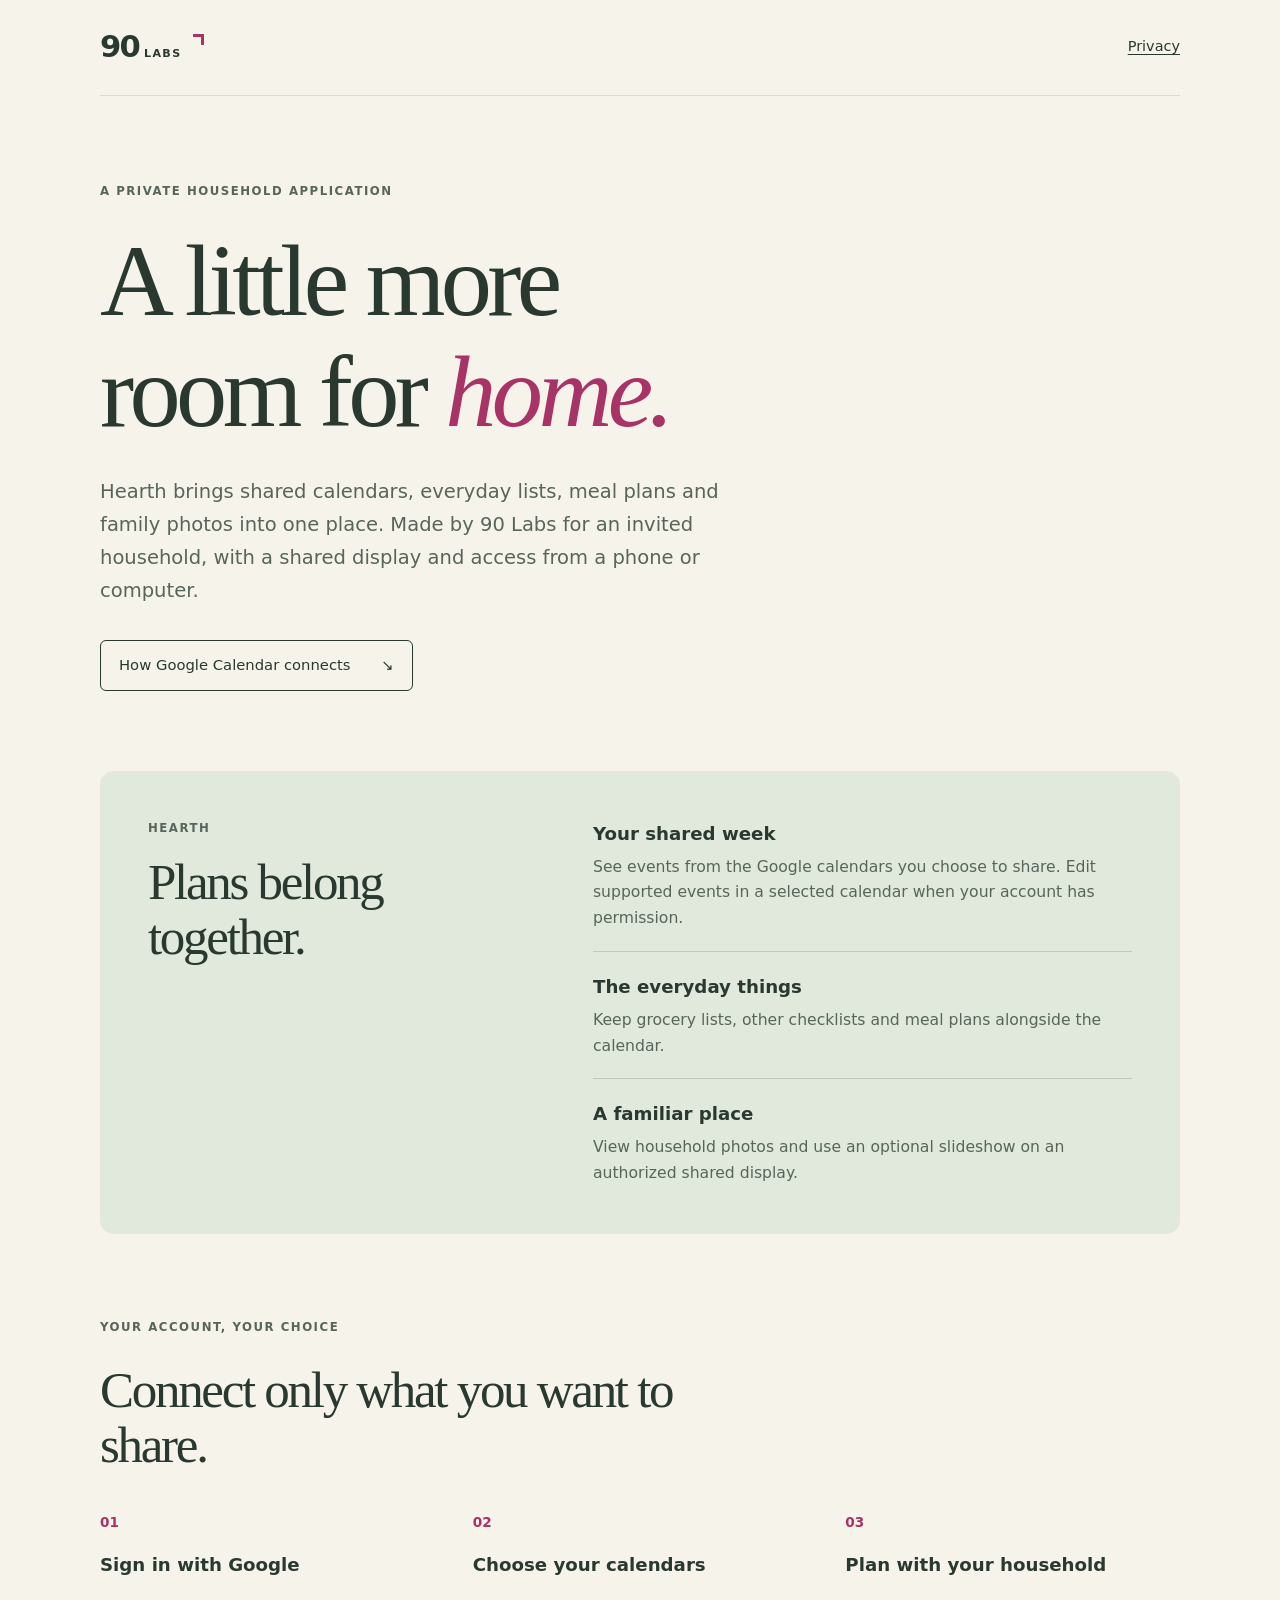
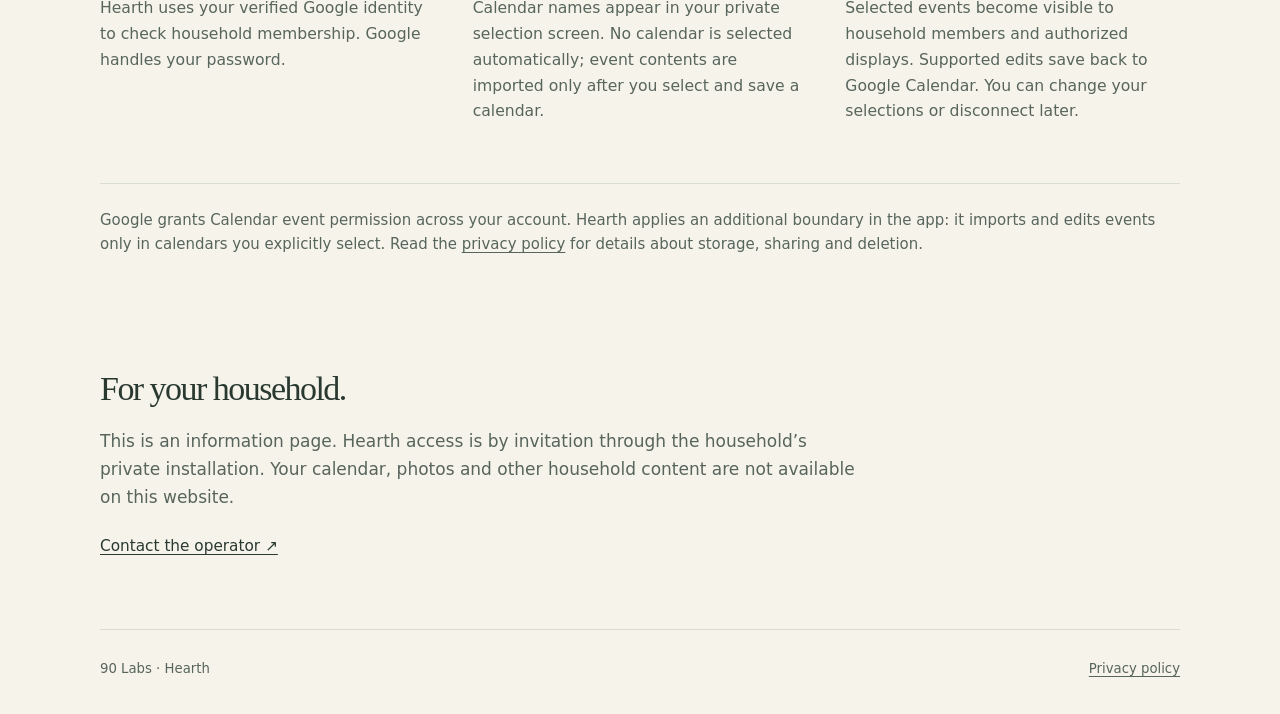
<file: index.html>
<!doctype html>
<html lang="en">
<head>
  <meta charset="utf-8">
  <meta name="viewport" content="width=device-width, initial-scale=1">
  <meta name="description" content="Hearth by 90 Labs brings deliberately shared calendars, lists, meals and photos together for a private household.">
  <title>Hearth · 90 Labs</title>
  <link rel="stylesheet" href="./styles.css">
</head>
<body>
  <a class="skip" href="#main">Skip to content</a>
  <header class="wrap masthead"><a class="brand" href="./" aria-label="90 Labs Hearth home">90<span>LABS</span><i aria-hidden="true"></i></a><a href="./privacy/">Privacy</a></header>
  <main id="main" class="wrap">
    <section class="hero">
      <p class="eyebrow">A private household application</p>
      <h1>A little more<br>room for <em>home.</em></h1>
      <p class="intro">Hearth brings shared calendars, everyday lists, meal plans and family photos into one place. Made by 90 Labs for an invited household, with a shared display and access from a phone or computer.</p>
      <a class="button" href="#google">How Google Calendar connects <span aria-hidden="true">↘</span></a>
    </section>
    <section class="overview" aria-label="What Hearth does">
      <div class="overview-title"><p class="eyebrow">Hearth</p><h2>Plans belong<br>together.</h2></div>
      <dl class="features">
        <div><dt>Your shared week</dt><dd>See events from the Google calendars you choose to share. Edit supported events in a selected calendar when your account has permission.</dd></div>
        <div><dt>The everyday things</dt><dd>Keep grocery lists, other checklists and meal plans alongside the calendar.</dd></div>
        <div><dt>A familiar place</dt><dd>View household photos and use an optional slideshow on an authorized shared display.</dd></div>
      </dl>
    </section>
    <section id="google" class="details">
      <p class="eyebrow">Your account, your choice</p>
      <h2>Connect only what you want to share.</h2>
      <ol class="steps">
        <li><h3>Sign in with Google</h3><p>Hearth uses your verified Google identity to check household membership. Google handles your password.</p></li>
        <li><h3>Choose your calendars</h3><p>Calendar names appear in your private selection screen. No calendar is selected automatically; event contents are imported only after you select and save a calendar.</p></li>
        <li><h3>Plan with your household</h3><p>Selected events become visible to household members and authorized displays. Supported edits save back to Google Calendar. You can change your selections or disconnect later.</p></li>
      </ol>
      <p class="scope-note">Google grants Calendar event permission across your account. Hearth applies an additional boundary in the app: it imports and edits events only in calendars you explicitly select. Read the <a href="./privacy/">privacy policy</a> for details about storage, sharing and deletion.</p>
    </section>
    <aside class="access"><h2>For your household.</h2><p>This is an information page. Hearth access is by invitation through the household’s private installation. Your calendar, photos and other household content are not available on this website.</p><a href="mailto:poptartxtreme@gmail.com">Contact the operator <span aria-hidden="true">↗</span></a></aside>
  </main>
  <footer class="wrap footer"><span>90 Labs · Hearth</span><a href="./privacy/">Privacy policy</a></footer>
</body>
</html>
</file>
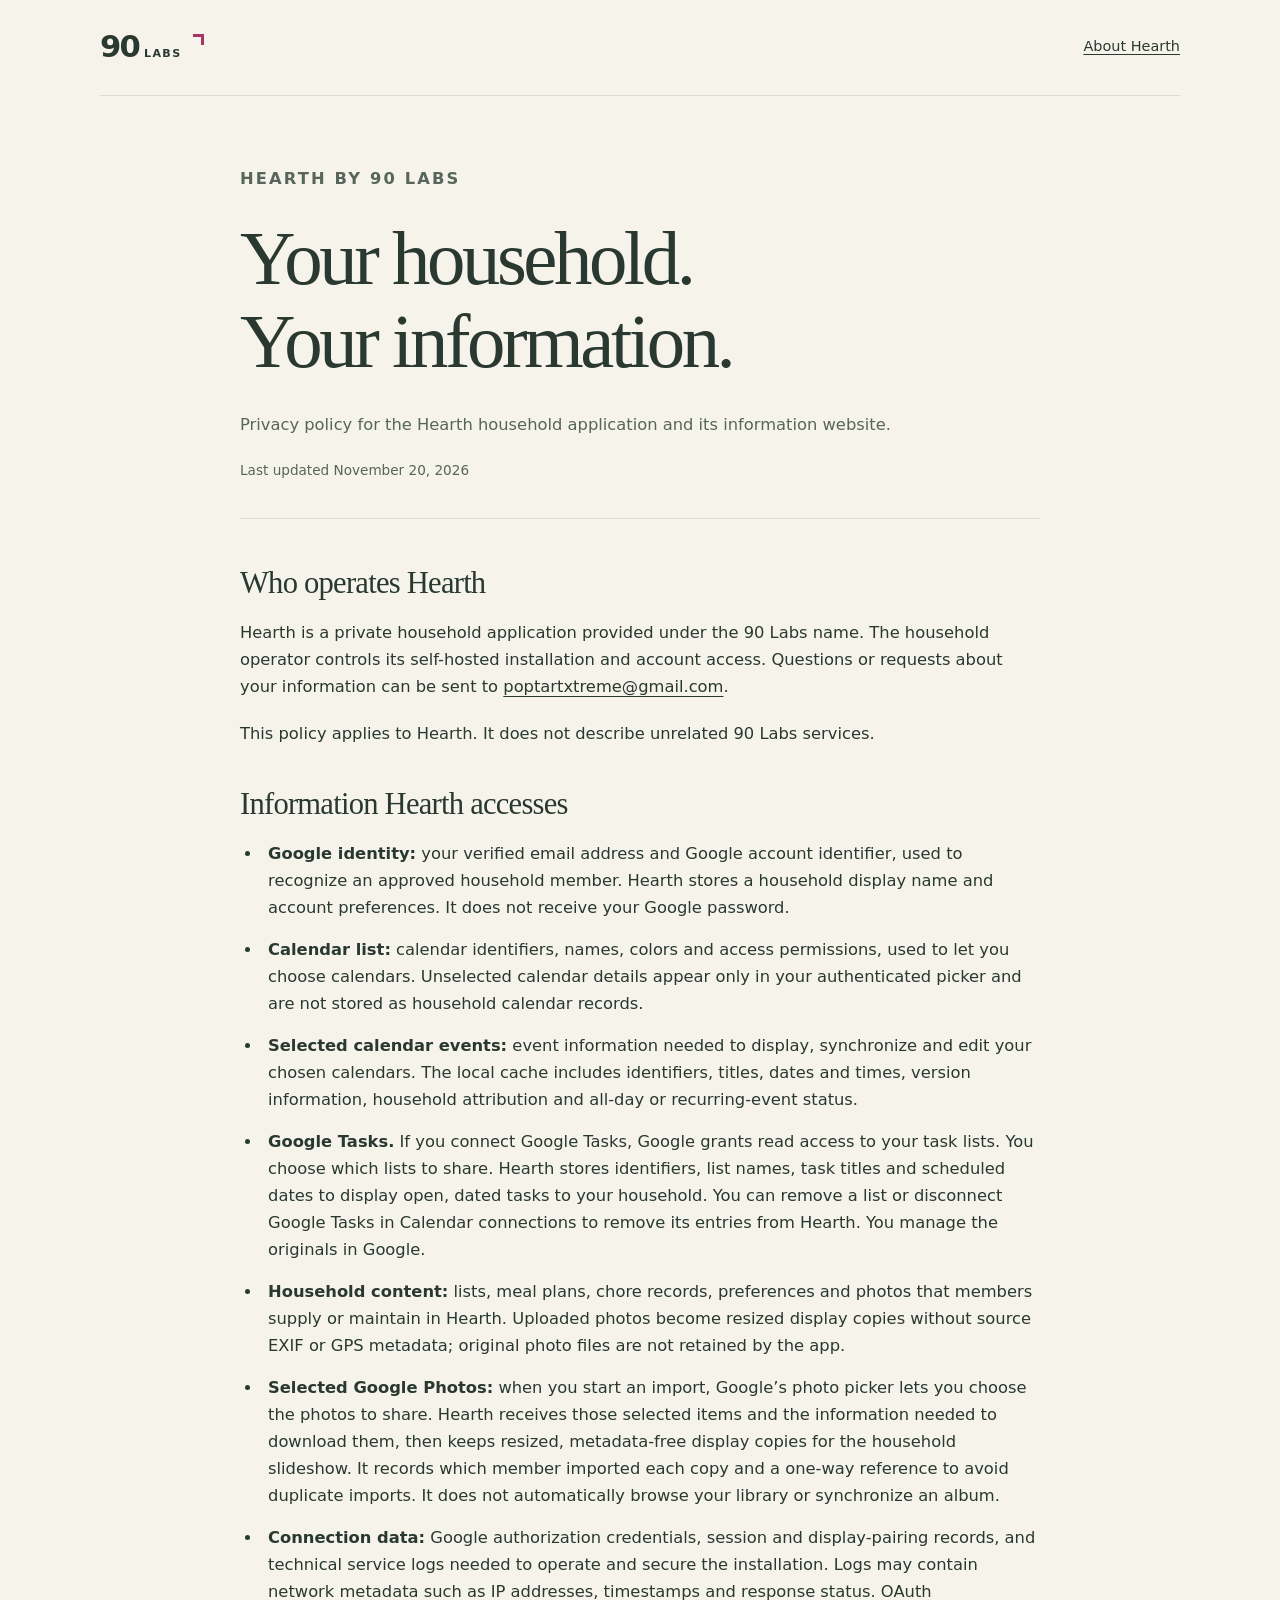
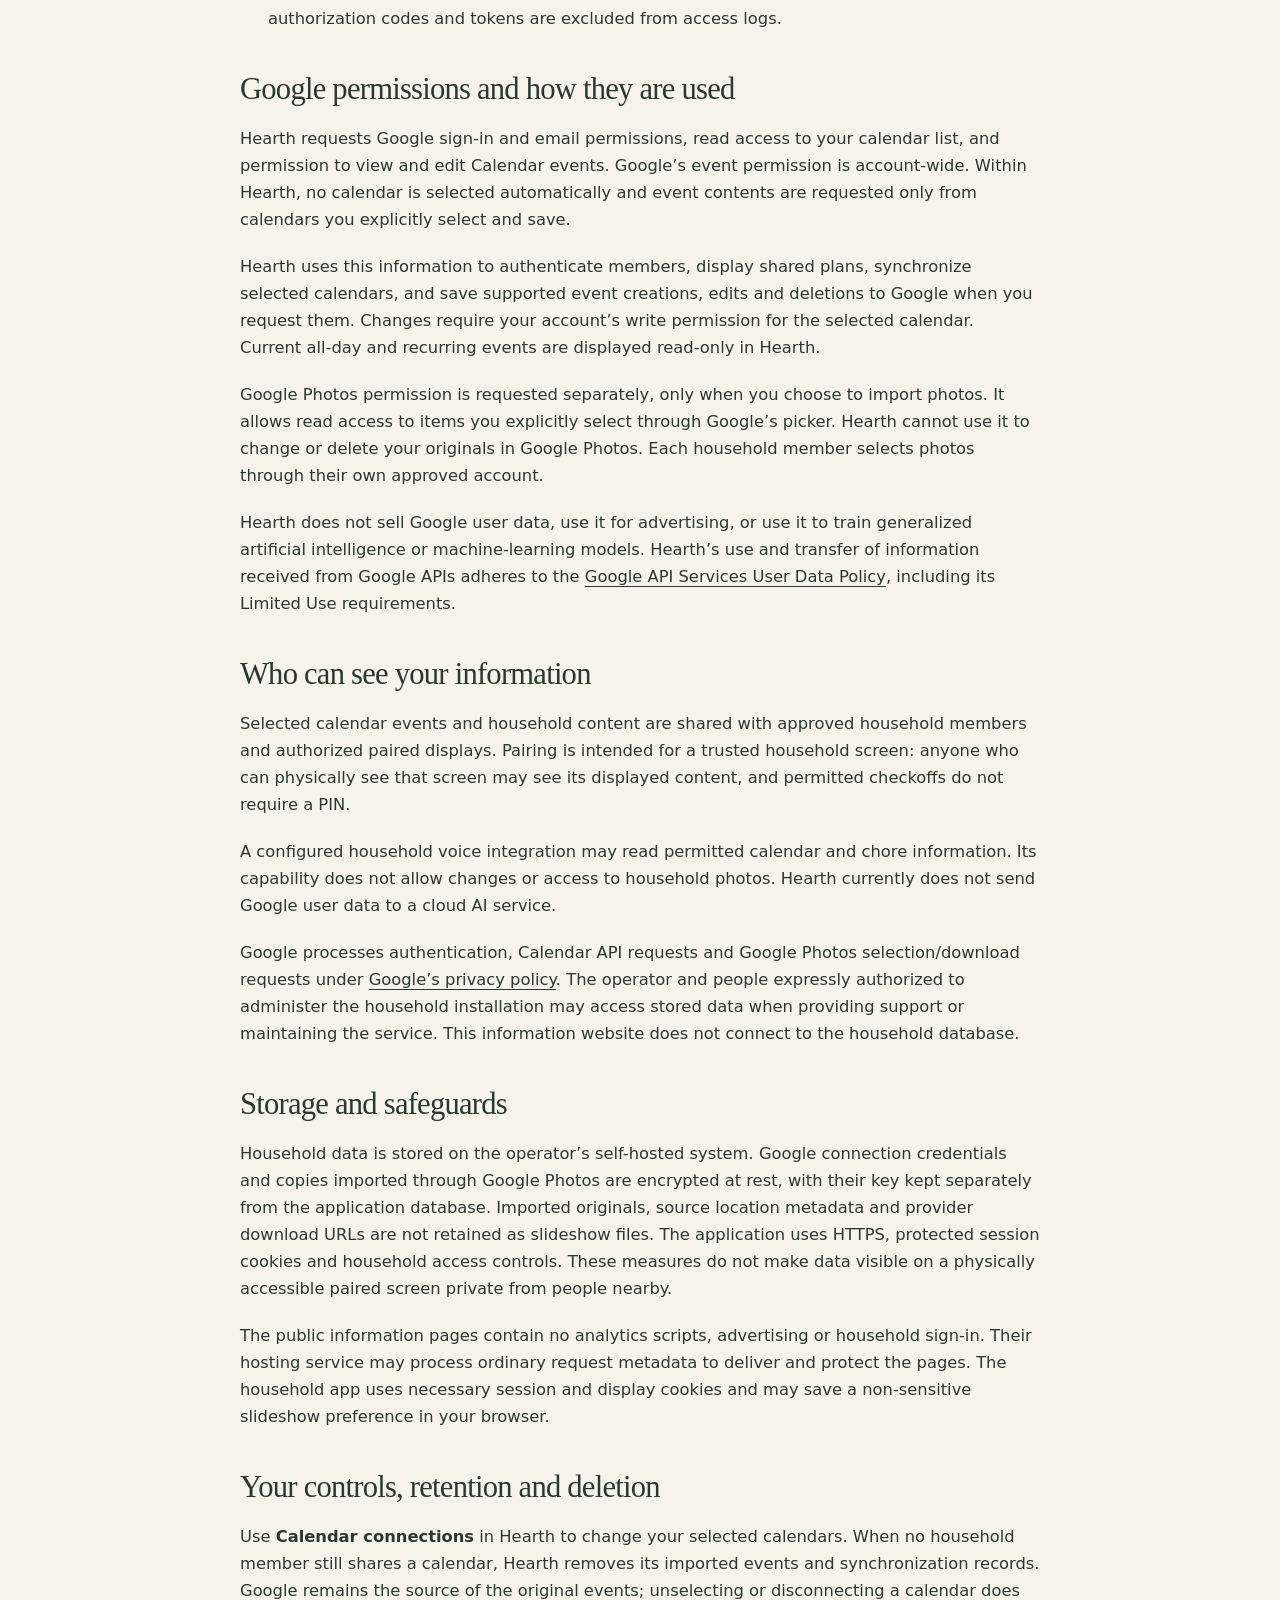
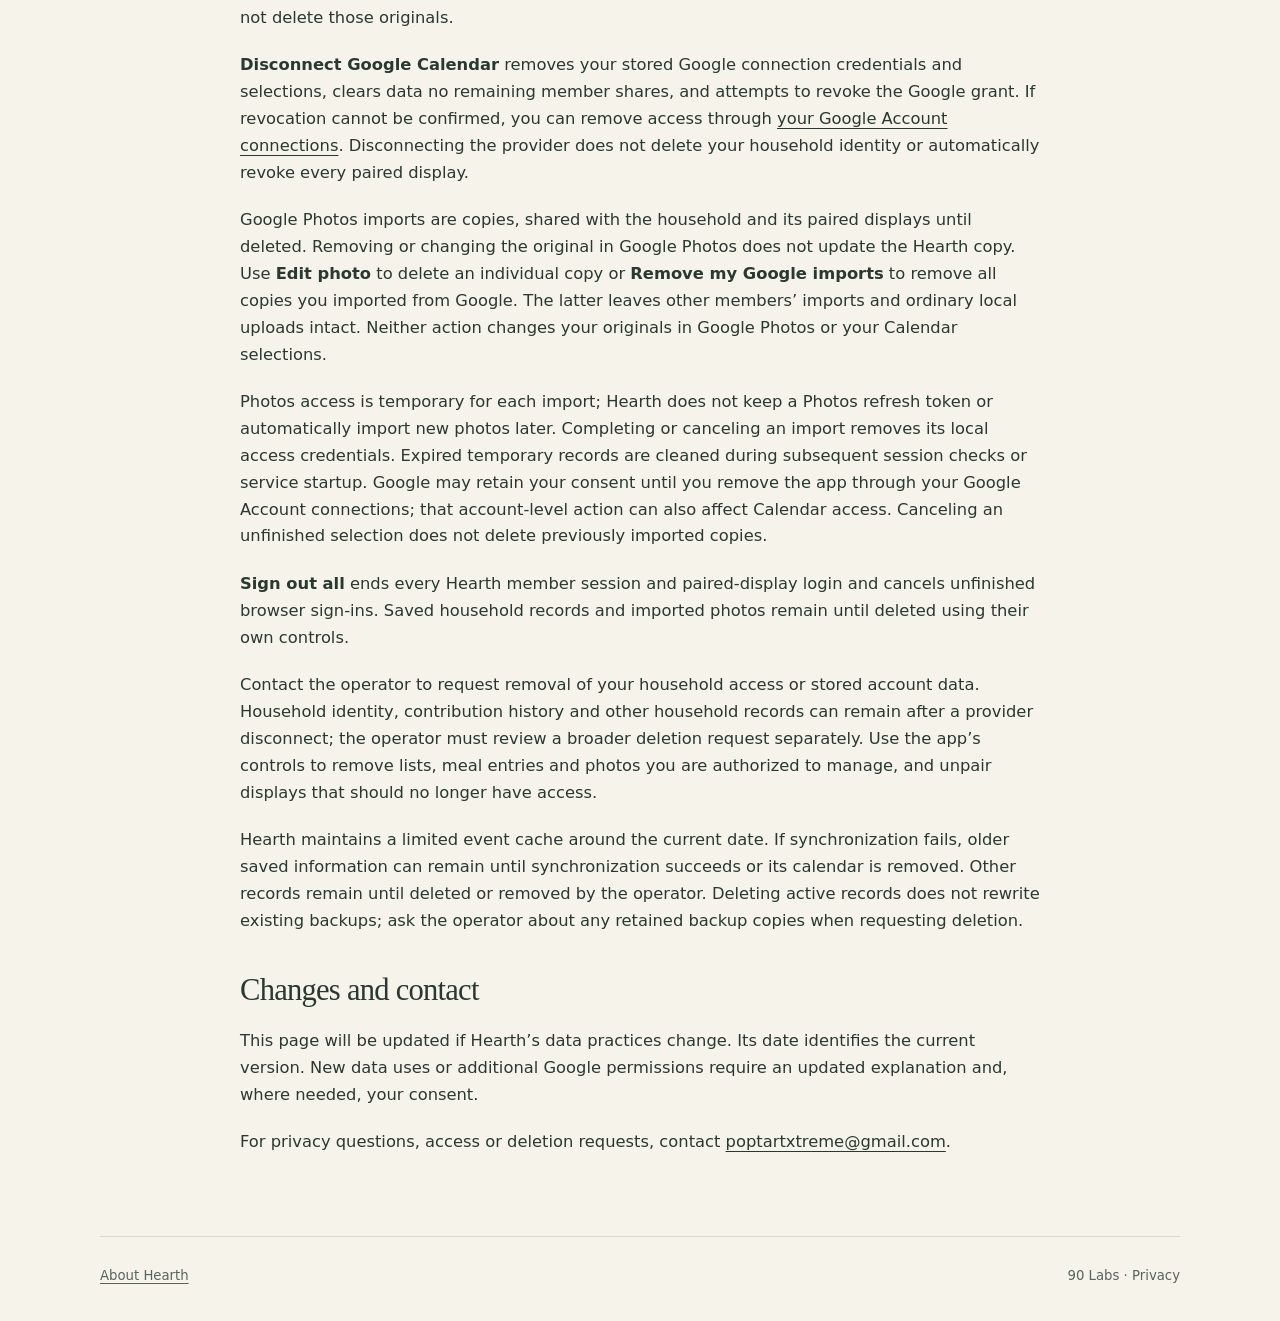
<file: privacy/index.html>
<!doctype html>
<html lang="en">
<head>
  <meta charset="utf-8">
  <meta name="viewport" content="width=device-width, initial-scale=1">
  <meta name="description" content="How Hearth by 90 Labs accesses, uses, stores and shares Google Calendar, selected Google Photos and household information.">
  <title>Hearth privacy policy · 90 Labs</title>
  <link rel="stylesheet" href="../styles.css">
</head>
<body>
  <a class="skip" href="#main">Skip to content</a>
  <header class="wrap masthead"><a class="brand" href="../" aria-label="90 Labs Hearth home">90<span>LABS</span><i aria-hidden="true"></i></a><a href="../">About Hearth</a></header>
  <main id="main" class="wrap policy">
    <p class="eyebrow">Hearth by 90 Labs</p>
    <h1>Your household.<br>Your information.</h1>
    <p class="intro">Privacy policy for the Hearth household application and its information website.</p>
    <p class="updated">Last updated November 20, 2026</p>
    <section><h2>Who operates Hearth</h2><p>Hearth is a private household application provided under the 90 Labs name. The household operator controls its self-hosted installation and account access. Questions or requests about your information can be sent to <a href="mailto:poptartxtreme@gmail.com">poptartxtreme@gmail.com</a>.</p><p>This policy applies to Hearth. It does not describe unrelated 90 Labs services.</p></section>
    <section><h2>Information Hearth accesses</h2><ul>
      <li><strong>Google identity:</strong> your verified email address and Google account identifier, used to recognize an approved household member. Hearth stores a household display name and account preferences. It does not receive your Google password.</li>
      <li><strong>Calendar list:</strong> calendar identifiers, names, colors and access permissions, used to let you choose calendars. Unselected calendar details appear only in your authenticated picker and are not stored as household calendar records.</li>
      <li><strong>Selected calendar events:</strong> event information needed to display, synchronize and edit your chosen calendars. The local cache includes identifiers, titles, dates and times, version information, household attribution and all-day or recurring-event status.</li>
      <li><strong>Google Tasks.</strong> If you connect Google Tasks, Google grants read access to your task lists. You choose which lists to share. Hearth stores identifiers, list names, task titles and scheduled dates to display open, dated tasks to your household. You can remove a list or disconnect Google Tasks in Calendar connections to remove its entries from Hearth. You manage the originals in Google.</li>
      <li><strong>Household content:</strong> lists, meal plans, chore records, preferences and photos that members supply or maintain in Hearth. Uploaded photos become resized display copies without source EXIF or GPS metadata; original photo files are not retained by the app.</li>
      <li><strong>Selected Google Photos:</strong> when you start an import, Google’s photo picker lets you choose the photos to share. Hearth receives those selected items and the information needed to download them, then keeps resized, metadata-free display copies for the household slideshow. It records which member imported each copy and a one-way reference to avoid duplicate imports. It does not automatically browse your library or synchronize an album.</li>
      <li><strong>Connection data:</strong> Google authorization credentials, session and display-pairing records, and technical service logs needed to operate and secure the installation. Logs may contain network metadata such as IP addresses, timestamps and response status. OAuth authorization codes and tokens are excluded from access logs.</li>
    </ul></section>
    <section><h2>Google permissions and how they are used</h2><p>Hearth requests Google sign-in and email permissions, read access to your calendar list, and permission to view and edit Calendar events. Google’s event permission is account-wide. Within Hearth, no calendar is selected automatically and event contents are requested only from calendars you explicitly select and save.</p><p>Hearth uses this information to authenticate members, display shared plans, synchronize selected calendars, and save supported event creations, edits and deletions to Google when you request them. Changes require your account’s write permission for the selected calendar. Current all-day and recurring events are displayed read-only in Hearth.</p><p>Google Photos permission is requested separately, only when you choose to import photos. It allows read access to items you explicitly select through Google’s picker. Hearth cannot use it to change or delete your originals in Google Photos. Each household member selects photos through their own approved account.</p><p>Hearth does not sell Google user data, use it for advertising, or use it to train generalized artificial intelligence or machine-learning models. Hearth’s use and transfer of information received from Google APIs adheres to the <a href="https://developers.google.com/terms/api-services-user-data-policy">Google API Services User Data Policy</a>, including its Limited Use requirements.</p></section>
    <section><h2>Who can see your information</h2><p>Selected calendar events and household content are shared with approved household members and authorized paired displays. Pairing is intended for a trusted household screen: anyone who can physically see that screen may see its displayed content, and permitted checkoffs do not require a PIN.</p><p>A configured household voice integration may read permitted calendar and chore information. Its capability does not allow changes or access to household photos. Hearth currently does not send Google user data to a cloud AI service.</p><p>Google processes authentication, Calendar API requests and Google Photos selection/download requests under <a href="https://policies.google.com/privacy">Google’s privacy policy</a>. The operator and people expressly authorized to administer the household installation may access stored data when providing support or maintaining the service. This information website does not connect to the household database.</p></section>
    <section><h2>Storage and safeguards</h2><p>Household data is stored on the operator’s self-hosted system. Google connection credentials and copies imported through Google Photos are encrypted at rest, with their key kept separately from the application database. Imported originals, source location metadata and provider download URLs are not retained as slideshow files. The application uses HTTPS, protected session cookies and household access controls. These measures do not make data visible on a physically accessible paired screen private from people nearby.</p><p>The public information pages contain no analytics scripts, advertising or household sign-in. Their hosting service may process ordinary request metadata to deliver and protect the pages. The household app uses necessary session and display cookies and may save a non-sensitive slideshow preference in your browser.</p></section>
    <section><h2>Your controls, retention and deletion</h2><p>Use <strong>Calendar connections</strong> in Hearth to change your selected calendars. When no household member still shares a calendar, Hearth removes its imported events and synchronization records. Google remains the source of the original events; unselecting or disconnecting a calendar does not delete those originals.</p><p><strong>Disconnect Google Calendar</strong> removes your stored Google connection credentials and selections, clears data no remaining member shares, and attempts to revoke the Google grant. If revocation cannot be confirmed, you can remove access through <a href="https://myaccount.google.com/connections">your Google Account connections</a>. Disconnecting the provider does not delete your household identity or automatically revoke every paired display.</p><p>Google Photos imports are copies, shared with the household and its paired displays until deleted. Removing or changing the original in Google Photos does not update the Hearth copy. Use <strong>Edit photo</strong> to delete an individual copy or <strong>Remove my Google imports</strong> to remove all copies you imported from Google. The latter leaves other members’ imports and ordinary local uploads intact. Neither action changes your originals in Google Photos or your Calendar selections.</p><p>Photos access is temporary for each import; Hearth does not keep a Photos refresh token or automatically import new photos later. Completing or canceling an import removes its local access credentials. Expired temporary records are cleaned during subsequent session checks or service startup. Google may retain your consent until you remove the app through your Google Account connections; that account-level action can also affect Calendar access. Canceling an unfinished selection does not delete previously imported copies.</p><p><strong>Sign out all</strong> ends every Hearth member session and paired-display login and cancels unfinished browser sign-ins. Saved household records and imported photos remain until deleted using their own controls.</p><p>Contact the operator to request removal of your household access or stored account data. Household identity, contribution history and other household records can remain after a provider disconnect; the operator must review a broader deletion request separately. Use the app’s controls to remove lists, meal entries and photos you are authorized to manage, and unpair displays that should no longer have access.</p><p>Hearth maintains a limited event cache around the current date. If synchronization fails, older saved information can remain until synchronization succeeds or its calendar is removed. Other records remain until deleted or removed by the operator. Deleting active records does not rewrite existing backups; ask the operator about any retained backup copies when requesting deletion.</p></section>
    <section><h2>Changes and contact</h2><p>This page will be updated if Hearth’s data practices change. Its date identifies the current version. New data uses or additional Google permissions require an updated explanation and, where needed, your consent.</p><p>For privacy questions, access or deletion requests, contact <a href="mailto:poptartxtreme@gmail.com">poptartxtreme@gmail.com</a>.</p></section>
  </main>
  <footer class="wrap footer"><a href="../">About Hearth</a><span>90 Labs · Privacy</span></footer>
</body>
</html>
</file>
<file: styles.css>
:root{color-scheme:light;--paper:#f6f3eb;--ink:#293930;--muted:#57655b;--line:#d9ddd1;--green:#e0e9dc;--accent:#a83366;font:17px/1.65 system-ui,-apple-system,BlinkMacSystemFont,"Segoe UI",sans-serif;background:var(--paper);color:var(--ink)}
*{box-sizing:border-box}body{margin:0}a{color:inherit;text-underline-offset:.22em}a:hover{color:var(--accent)}a:focus-visible{outline:3px solid var(--accent);outline-offset:5px}h1,h2,h3,p{margin-top:0}h1,h2{font-family:Georgia,"Times New Roman",serif;font-weight:400;letter-spacing:-.045em;line-height:1.08}h1{font-size:clamp(3.5rem,8vw,6.6rem);margin-bottom:1.6rem}h2{font-size:clamp(2rem,4vw,3rem);margin-bottom:1.1rem}h3{font-size:1.07rem;line-height:1.4}p{margin-bottom:1.2rem}em{color:var(--accent);font-weight:400}.wrap{width:min(1080px,calc(100% - 64px));margin-inline:auto}.masthead{display:flex;align-items:center;justify-content:space-between;padding-block:32px;border-bottom:1px solid var(--line)}.masthead>a:last-child{font-size:.85rem}.brand{display:flex;gap:5px;align-items:baseline;text-decoration:none;font-size:1.8rem;line-height:1;font-weight:800;letter-spacing:-.06em}.brand span{font-size:.65rem;letter-spacing:.13em}.brand i{align-self:flex-start;width:11px;height:11px;border-top:3px solid var(--accent);border-right:3px solid var(--accent);margin:2px 0 0 6px}.eyebrow{text-transform:uppercase;letter-spacing:.13em;font-size:.69rem;font-weight:700;margin-bottom:1.5rem;color:var(--muted)}.hero{padding:86px 0 80px;max-width:850px}.intro{font-size:1.15rem;line-height:1.7;max-width:680px;color:var(--muted)}.button{display:inline-flex;align-items:center;gap:1.8rem;border:1px solid var(--ink);padding:12px 18px;border-radius:6px;text-decoration:none;margin-top:12px;font-size:.87rem}.button:hover{background:var(--ink);color:var(--paper)}.overview{display:grid;grid-template-columns:1fr 1.4fr;gap:60px;padding:48px;background:var(--green);border-radius:14px}.overview-title .eyebrow{margin-bottom:1rem}.features{margin:0}.features>div+div{border-top:1px solid #becbb8;padding-top:20px;margin-top:20px}dt{font-size:1.07rem;font-weight:650;margin-bottom:5px}dd{margin:0;color:var(--muted);font-size:.92rem}.details{padding:84px 0 40px}.details>h2{max-width:660px}.steps{display:grid;grid-template-columns:repeat(3,1fr);gap:38px;margin:38px 0;padding:0;list-style:none;counter-reset:step}.steps li{counter-increment:step}.steps li:before{content:"0" counter(step);display:block;color:var(--accent);font-size:.8rem;font-weight:700;margin-bottom:18px}.steps p{font-size:.92rem;color:var(--muted)}.scope-note{padding:24px 0;border-top:1px solid var(--line);font-size:.88rem;color:var(--muted)}.access{max-width:760px;padding:30px 0 70px}.access h2{font-size:2rem}.access p{color:var(--muted)}.access>a{font-size:.9rem}.footer{display:flex;justify-content:space-between;gap:24px;padding:28px 0 34px;border-top:1px solid var(--line);font-size:.78rem;color:var(--muted)}.policy{max-width:800px;padding-top:70px;padding-bottom:60px}.policy h1{font-size:clamp(2.8rem,6vw,4.6rem)}.policy .updated{font-size:.8rem;color:var(--muted);padding-bottom:36px;border-bottom:1px solid var(--line);margin-bottom:46px}.policy section+section{margin-top:38px}.policy h2{font-size:1.8rem;letter-spacing:-.025em;line-height:1.2}.policy p,.policy li{font-size:.96rem}.policy ul{padding-left:1.3rem}.policy li{padding-left:.35rem;margin-bottom:.9rem}.policy a{overflow-wrap:anywhere}.skip{position:absolute;top:-100px;left:16px;padding:8px;background:white}.skip:focus{top:10px}
@media(max-width:650px){.wrap{width:calc(100% - 36px)}.masthead{padding-block:25px}.hero{padding:56px 0}.intro{font-size:1.03rem}.overview{grid-template-columns:1fr;gap:22px;padding:28px}.overview h2 br{display:none}.steps{grid-template-columns:1fr;gap:18px}.steps li:before{margin-bottom:8px}.steps h3{margin-bottom:8px}.details{padding-top:54px}.access{padding-bottom:42px}.policy{padding-top:50px}.footer{flex-wrap:wrap}.button{gap:1rem;font-size:.8rem}}
</file>
